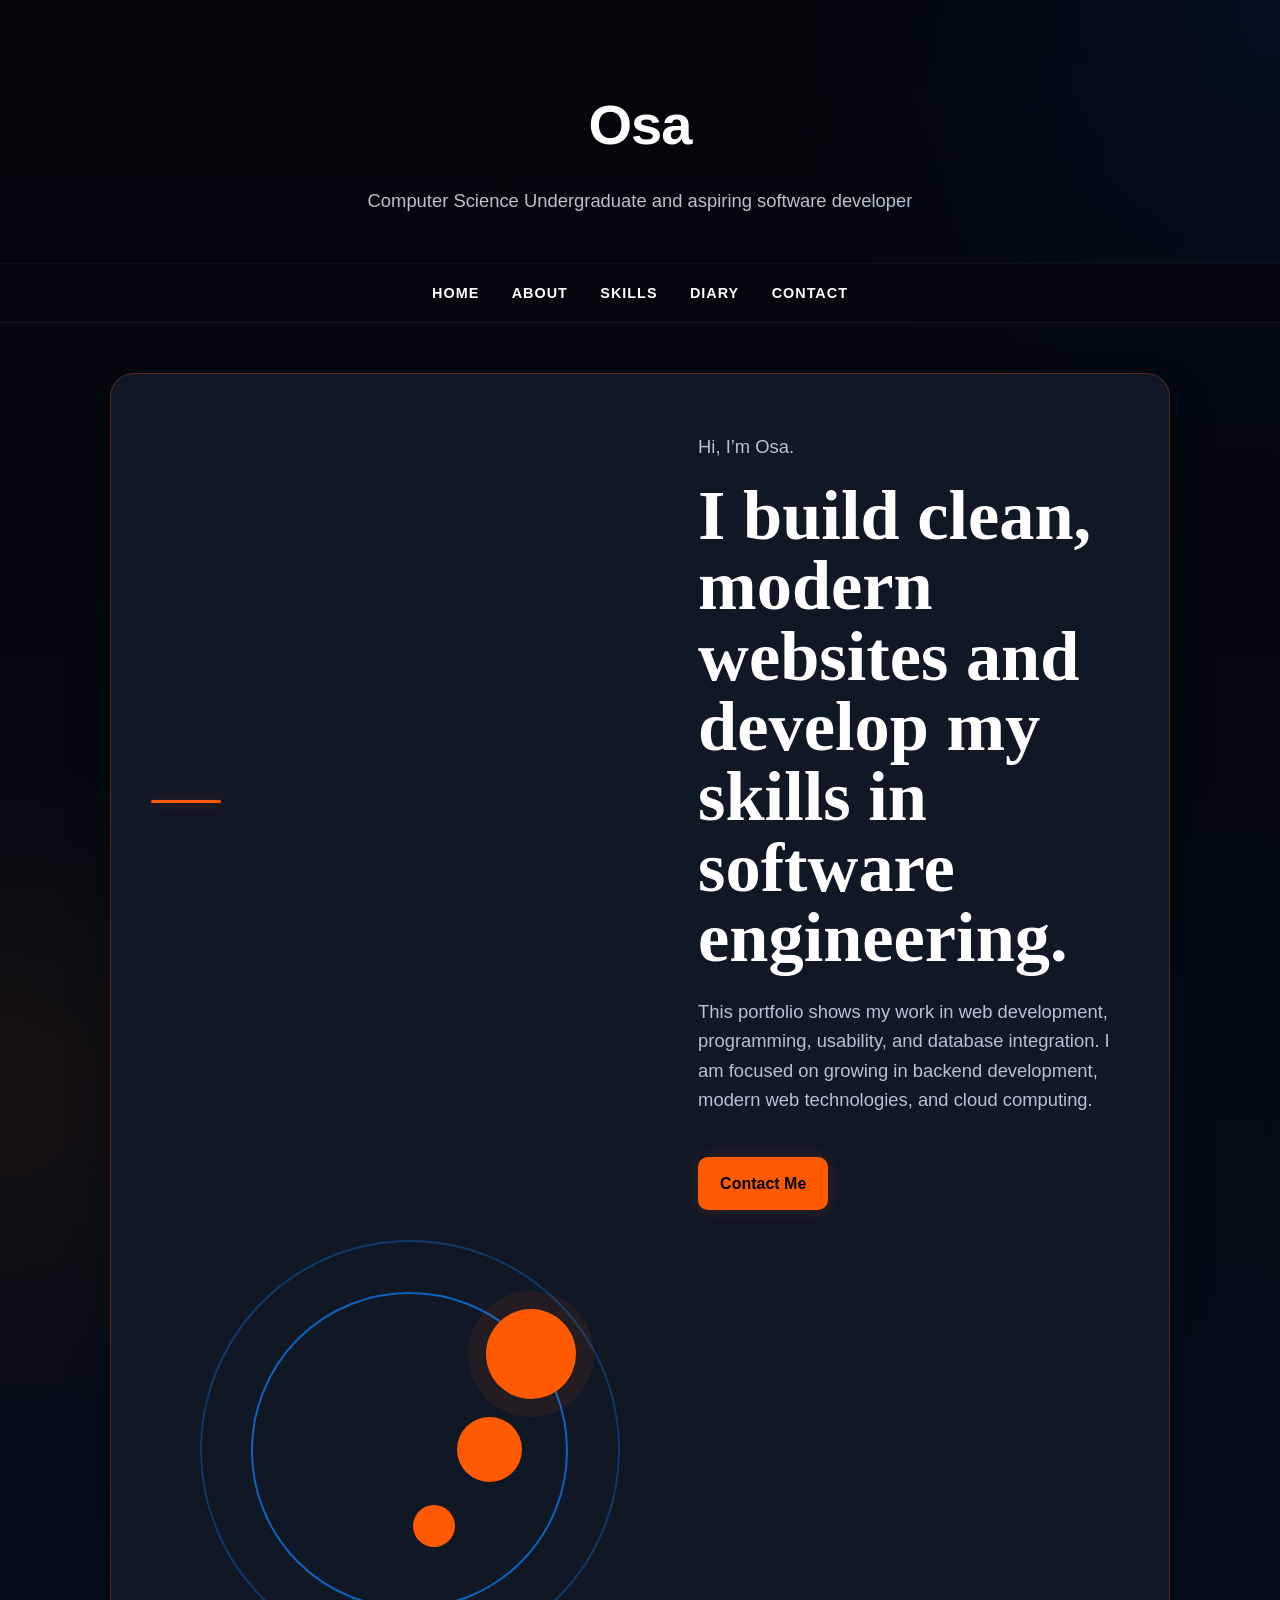
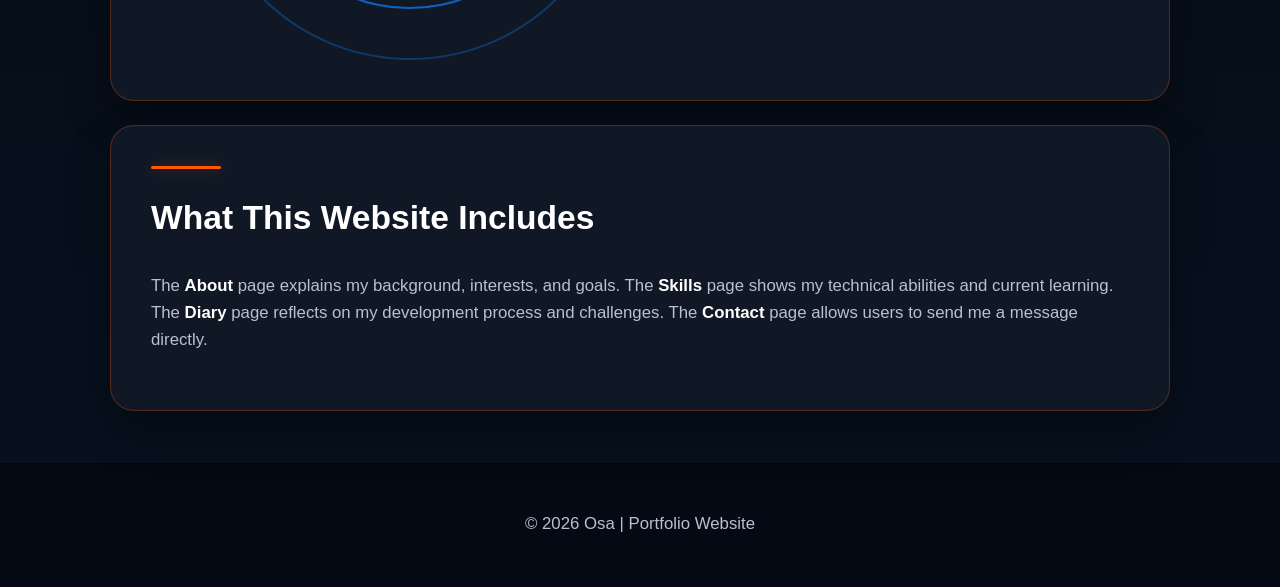
<file: index.html>
<!DOCTYPE html>
<html lang="en">
<head>
    <meta charset="UTF-8">
    <meta name="viewport" content="width=device-width, initial-scale=1.0">
    <title>Osa | CS Portfolio</title>
    <link rel="stylesheet" href="style.css">
</head>
<body>

<header>
    <h1>Osa</h1>
    <p>Computer Science Undergraduate and aspiring software developer</p>
</header>

<nav>
    <a href="index.html">Home</a>
    <a href="about.html">About</a>
    <a href="skills.html">Skills</a>
    <a href="diary.html">Diary</a>
    <a href="contact.html">Contact</a>
</nav>

<main>
    <section class="hero">
        <div class="hero-text">
            <p>Hi, I’m Osa.</p>
            <h2>I build clean, modern websites and develop my skills in software engineering.</h2>
            <p>
                This portfolio shows my work in web development, programming, usability,
                and database integration. I am focused on growing in backend development,
                modern web technologies, and cloud computing.
            </p>
            <a href="contact.html" class="cta-btn">Contact Me</a>
        </div>

        <div class="hero-shape">
            <div class="orbit-one"></div>
            <div class="orbit-two"></div>
        </div>
    </section>

    <section>
        <h2>What This Website Includes</h2>
        <p>
            The <strong>About</strong> page explains my background, interests, and goals.
            The <strong>Skills</strong> page shows my technical abilities and current learning.
            The <strong>Diary</strong> page reflects on my development process and challenges.
            The <strong>Contact</strong> page allows users to send me a message directly.
        </p>
    </section>
</main>

<footer>
    <p>© 2026 Osa | Portfolio Website</p>
</footer>

</body>
</html>
</file>
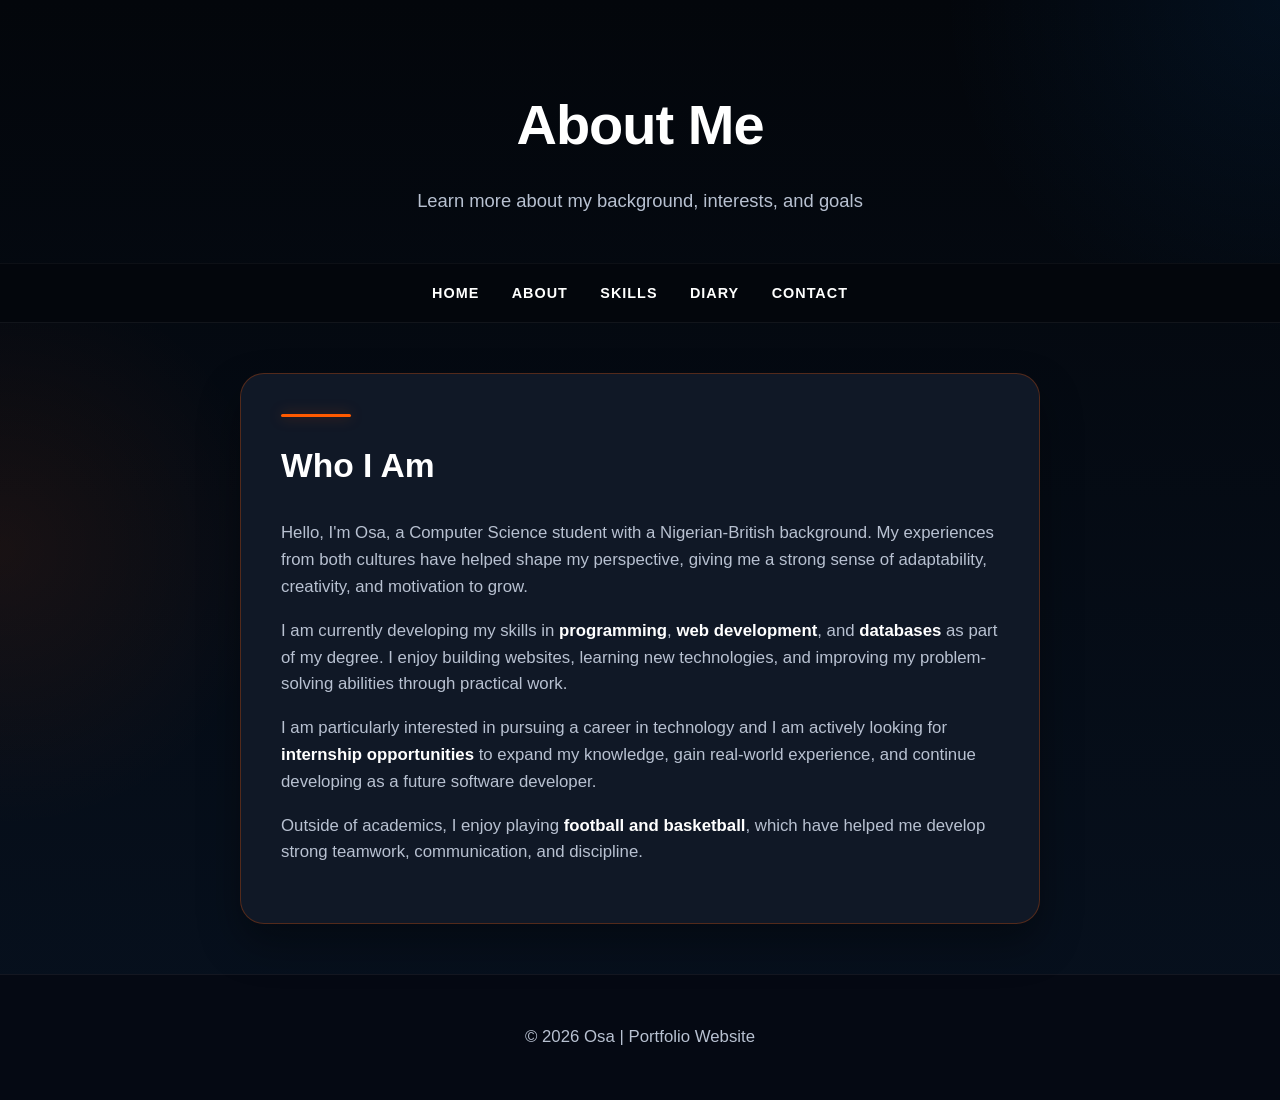
<file: about.html>
<!DOCTYPE html>
<html lang="en">
<head>
    <meta charset="UTF-8">
    <meta name="viewport" content="width=device-width, initial-scale=1.0">
    <title>About Me | Osa</title>
    <link rel="stylesheet" href="style.css">
</head>
<body>

<header>
    <h1>About Me</h1>
    <p>Learn more about my background, interests, and goals</p>
</header>

<nav>
  <a href="index.html">Home</a>
  <a href="about.html">About</a>
  <a href="skills.html">Skills</a>
  <a href="diary.html">Diary</a>
  <a href="contact.html">Contact</a>
</nav>

<main class="about-container">
    <section>
        <h2>Who I Am</h2>

        <p>
            Hello, I'm Osa, a Computer Science student with a Nigerian-British background.
            My experiences from both cultures have helped shape my perspective, giving me
            a strong sense of adaptability, creativity, and motivation to grow.
        </p>

        <p>
            I am currently developing my skills in <strong>programming</strong>,
            <strong>web development</strong>, and <strong>databases</strong> as part of my degree.
            I enjoy building websites, learning new technologies, and improving my
            problem-solving abilities through practical work.
        </p>

        <p>
            I am particularly interested in pursuing a career in technology and I am actively
            looking for <strong>internship opportunities</strong> to expand my knowledge,
            gain real-world experience, and continue developing as a future software developer.
        </p>

        <p>
            Outside of academics, I enjoy playing <strong>football and basketball</strong>,
            which have helped me develop strong teamwork, communication, and discipline.
        </p>
    </section>
</main>

<footer>
    <p>© 2026 Osa | Portfolio Website</p>
</footer>

</body>
</html>
</file>
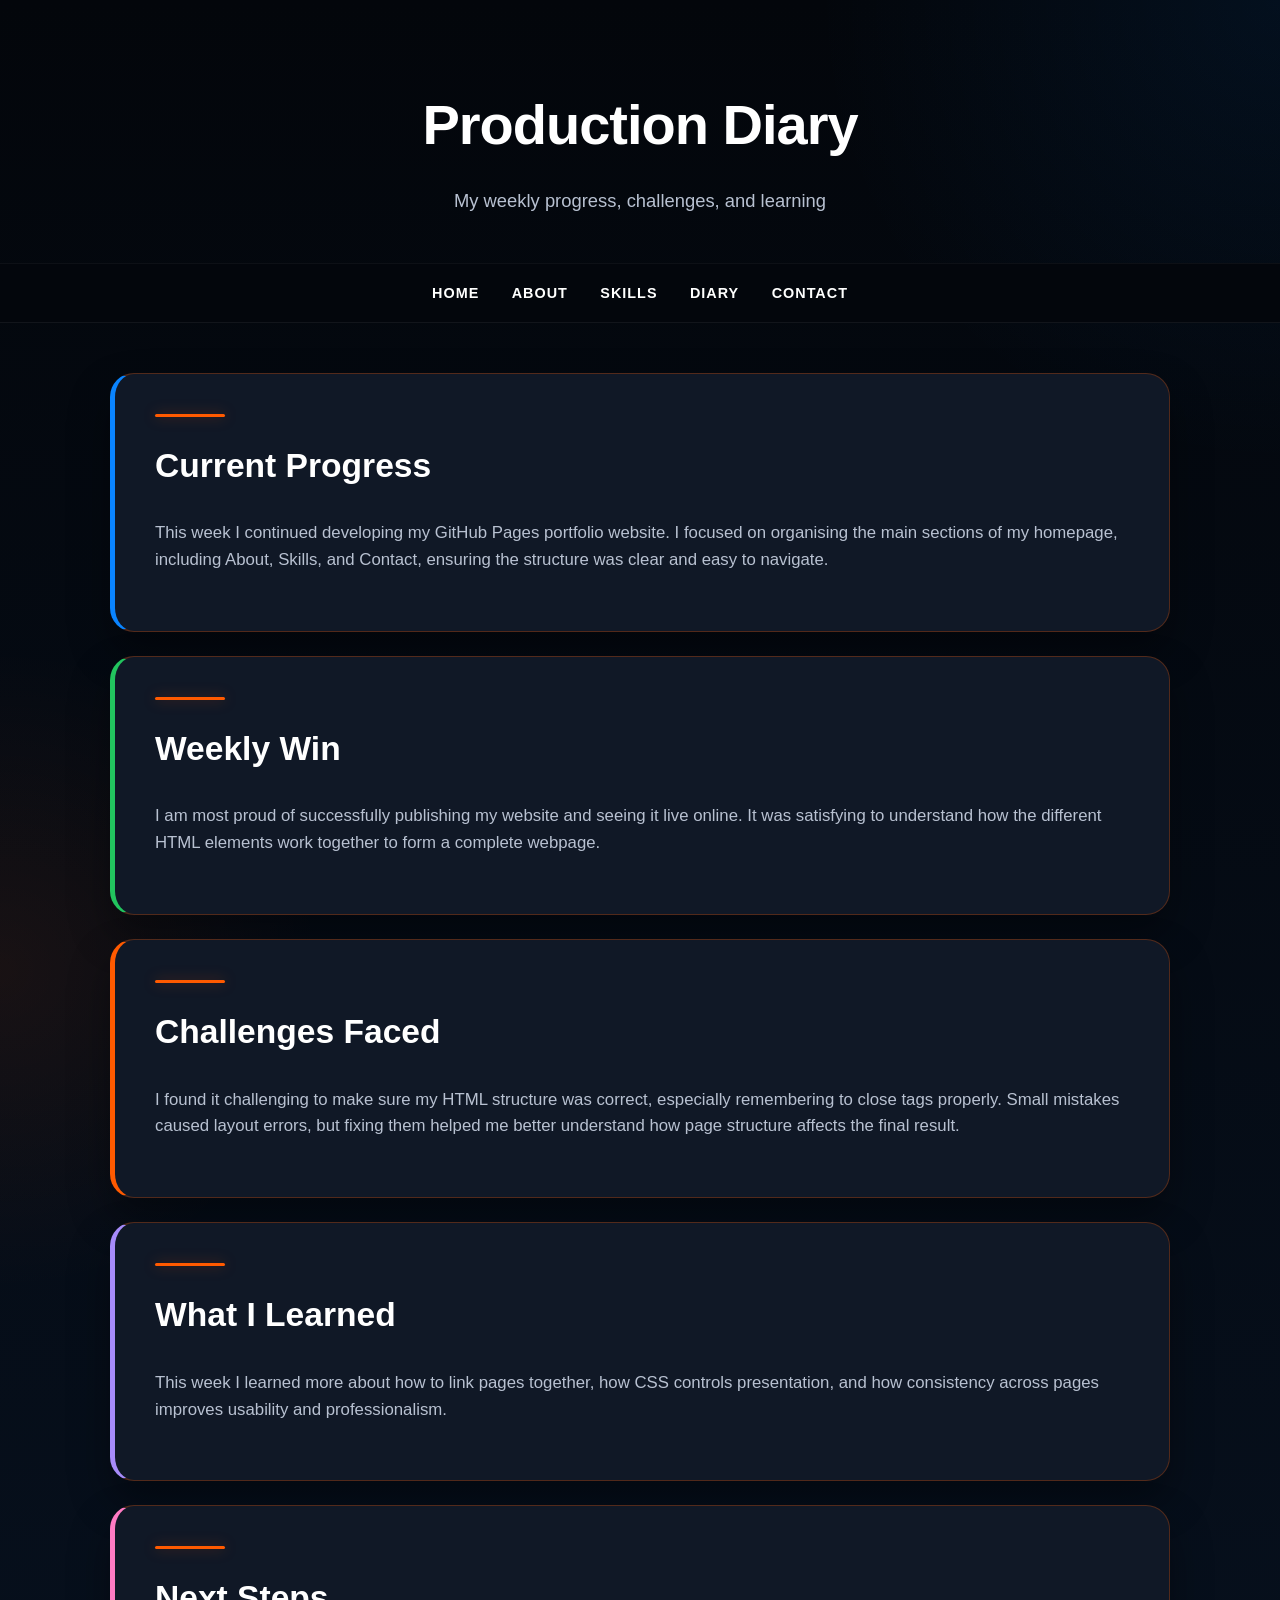
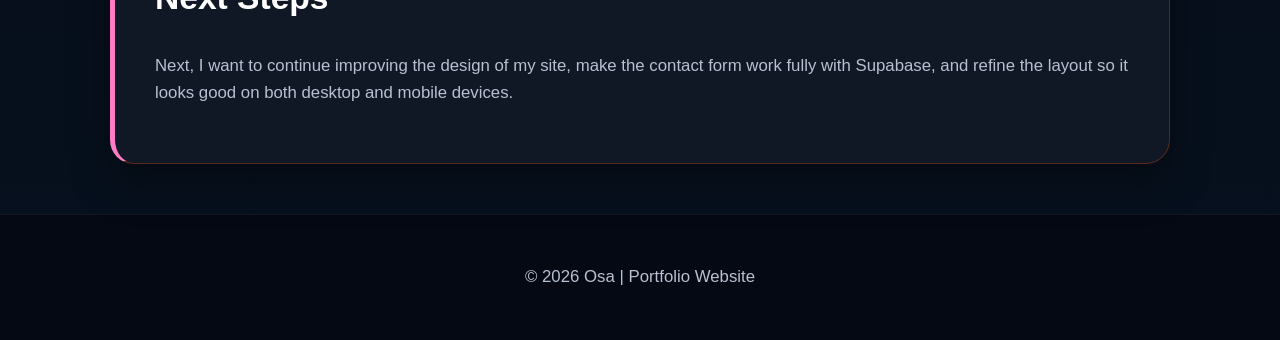
<file: diary.html>
<!DOCTYPE html>
<html lang="en">
<head>
    <meta charset="UTF-8">
    <meta name="viewport" content="width=device-width, initial-scale=1.0">
    <title>Production Diary | Osa</title>
    <link rel="stylesheet" href="style.css">
</head>
<body>

<header>
    <h1>Production Diary</h1>
    <p>My weekly progress, challenges, and learning</p>
</header>

<nav>
  <a href="index.html">Home</a>
  <a href="about.html">About</a>
  <a href="skills.html">Skills</a>
  <a href="diary.html">Diary</a>
  <a href="contact.html">Contact</a>
</nav>

<main class="diary-wrapper">
    <section class="progress">
        <h2>Current Progress</h2>
        <p>
            This week I continued developing my GitHub Pages portfolio website.
            I focused on organising the main sections of my homepage, including
            About, Skills, and Contact, ensuring the structure was clear and easy to navigate.
        </p>
    </section>

    <section class="win">
        <h2>Weekly Win</h2>
        <p>
            I am most proud of successfully publishing my website and seeing it
            live online. It was satisfying to understand how the different HTML
            elements work together to form a complete webpage.
        </p>
    </section>

    <section class="challenge">
        <h2>Challenges Faced</h2>
        <p>
            I found it challenging to make sure my HTML structure was correct,
            especially remembering to close tags properly. Small mistakes caused
            layout errors, but fixing them helped me better understand how page
            structure affects the final result.
        </p>
    </section>

    <section class="learning">
        <h2>What I Learned</h2>
        <p>
            This week I learned more about how to link pages together, how CSS
            controls presentation, and how consistency across pages improves
            usability and professionalism.
        </p>
    </section>

    <section class="next-steps">
        <h2>Next Steps</h2>
        <p>
            Next, I want to continue improving the design of my site, make the
            contact form work fully with Supabase, and refine the layout so it
            looks good on both desktop and mobile devices.
        </p>
    </section>
</main>

<footer>
    <p>© 2026 Osa | Portfolio Website</p>
</footer>

</body>
</html>
</file>
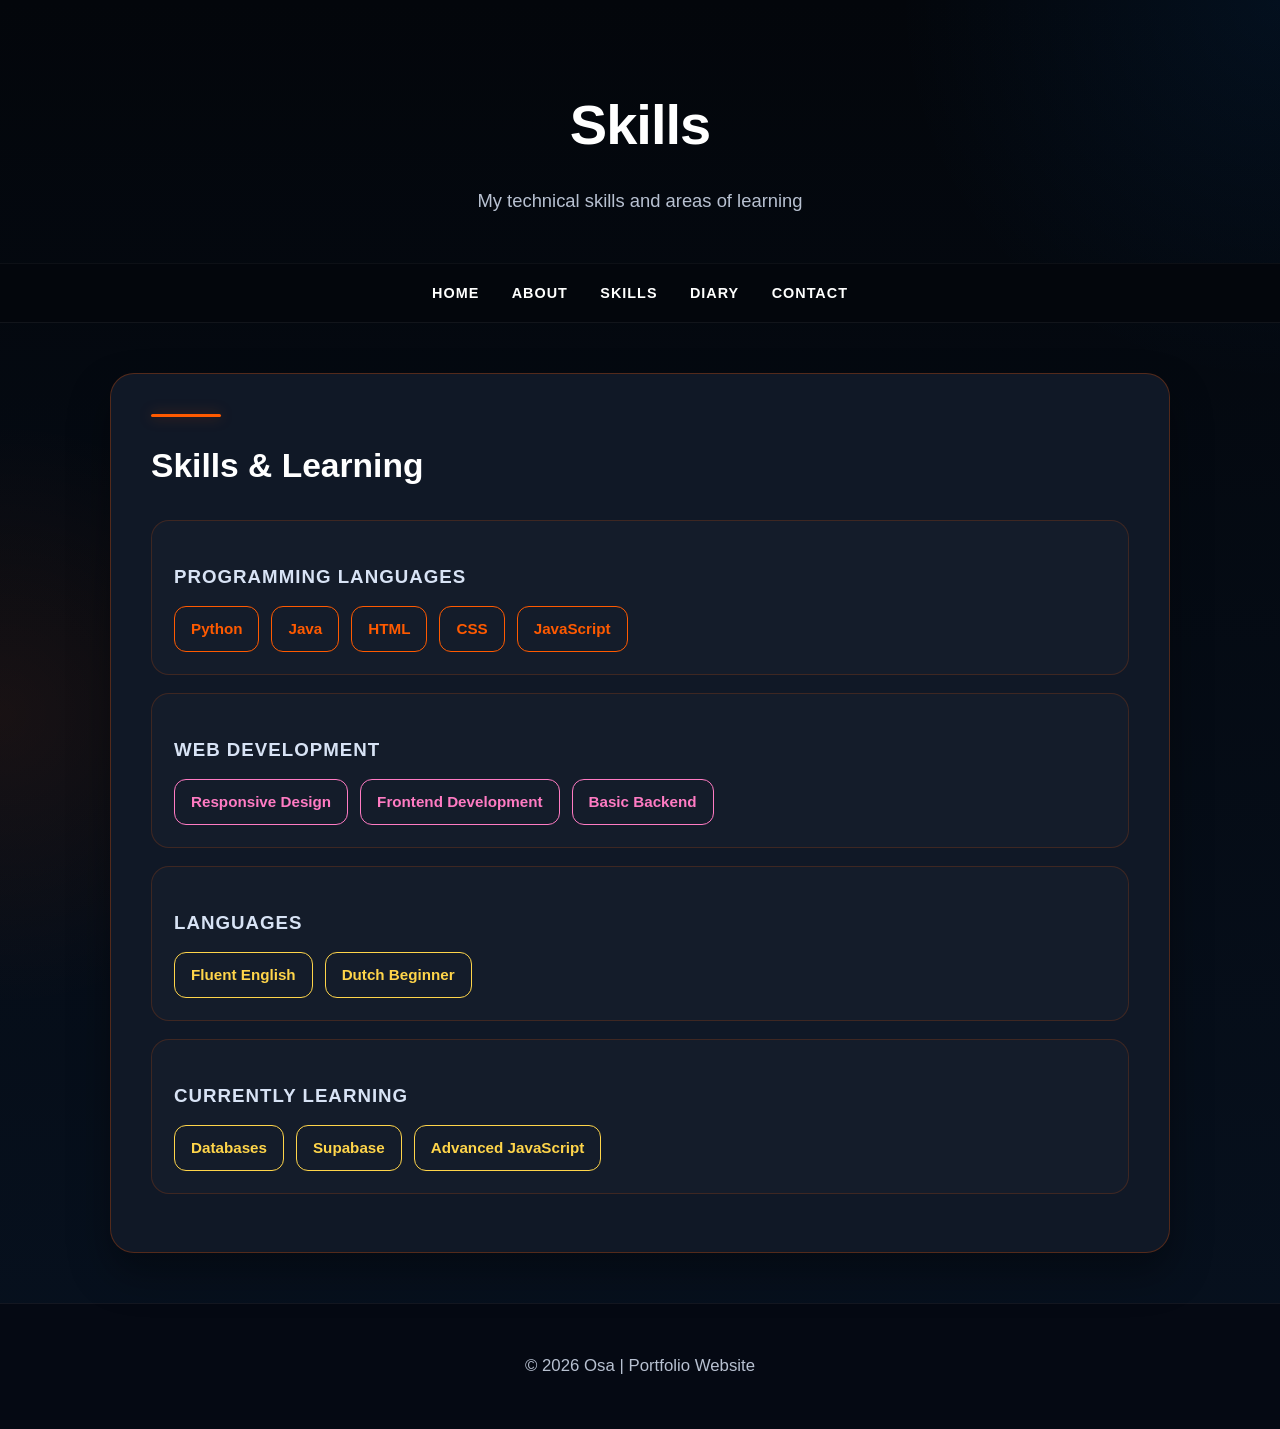
<file: skills.html>
<!DOCTYPE html>
<html lang="en">
<head>
    <meta charset="UTF-8">
    <meta name="viewport" content="width=device-width, initial-scale=1.0">
    <title>Skills | Osa</title>
    <link rel="stylesheet" href="style.css">
</head>
<body>

<header>
    <h1>Skills</h1>
    <p>My technical skills and areas of learning</p>
</header>

<nav>
  <a href="index.html">Home</a>
  <a href="about.html">About</a>
  <a href="skills.html">Skills</a>
  <a href="diary.html">Diary</a>
  <a href="contact.html">Contact</a>
</nav>

<main class="skills-container">
    <section>
        <h2>Skills & Learning</h2>

        <div class="skill-section">
            <h3>Programming Languages</h3>
            <div class="badge-container">
                <span class="badge lang">Python</span>
                <span class="badge lang">Java</span>
                <span class="badge lang">HTML</span>
                <span class="badge lang">CSS</span>
                <span class="badge lang">JavaScript</span>
            </div>
        </div>

        <div class="skill-section">
            <h3>Web Development</h3>
            <div class="badge-container">
                <span class="badge area">Responsive Design</span>
                <span class="badge area">Frontend Development</span>
                <span class="badge area">Basic Backend</span>
            </div>
        </div>

        <div class="skill-section">
            <h3>Languages</h3>
            <div class="badge-container">
                <span class="badge tool">Fluent English</span>
                <span class="badge tool">Dutch Beginner</span>
            </div>
        </div>

        <div class="skill-section">
            <h3>Currently Learning</h3>
            <div class="badge-container">
                <span class="badge tool">Databases</span>
                <span class="badge tool">Supabase</span>
                <span class="badge tool">Advanced JavaScript</span>
            </div>
        </div>
    </section>
</main>

<footer>
    <p>© 2026 Osa | Portfolio Website</p>
</footer>

</body>
</html>
</file>
<file: style.css>
:root {
    --bg: #04070d;
    --bg-soft: #0b1220;
    --nav-bg: rgba(4, 7, 13, 0.92);
    --card-bg: #101826;
    --text: #f8fafc;
    --muted: #b8c1d1;
    --blue: #0a84ff;
    --orange: #ff5a00;
    --pink: #ff7bc3;
    --yellow: #ffd54a;
    --green: #22c55e;
    --purple: #a78bfa;
    --border: rgba(255, 255, 255, 0.08);
    --orange-border: rgba(255, 90, 0, 0.28);
    --orange-glow: 0 0 25px rgba(255, 90, 0, 0.22);
    --shadow: 0 20px 40px rgba(0,0,0,0.35);
}

* {
    box-sizing: border-box;
}

html {
    scroll-behavior: smooth;
}

body {
    margin: 0;
    font-family: Inter, Arial, sans-serif;
    background:
        radial-gradient(circle at top right, rgba(10,132,255,0.08), transparent 20%),
        radial-gradient(circle at left center, rgba(255,90,0,0.08), transparent 20%),
        linear-gradient(180deg, #03060b 0%, #07111f 100%);
    color: var(--text);
    line-height: 1.6;
}

header {
    background: transparent;
    color: white;
    text-align: center;
    padding: 5rem 1.5rem 3rem;
}

header h1 {
    margin: 0;
    font-size: 3.5rem;
    font-weight: 800;
    letter-spacing: -1px;
}

header p {
    margin: 1rem auto 0;
    max-width: 720px;
    font-size: 1.15rem;
    color: var(--muted);
}

nav {
    position: sticky;
    top: 0;
    z-index: 1000;
    background: var(--nav-bg);
    backdrop-filter: blur(12px);
    border-top: 1px solid rgba(255,255,255,0.04);
    border-bottom: 1px solid rgba(255,255,255,0.06);
    text-align: center;
    padding: 1rem;
}

nav a {
    display: inline-block;
    color: white;
    text-decoration: none;
    margin: 0 14px;
    font-weight: 700;
    font-size: 0.9rem;
    text-transform: uppercase;
    letter-spacing: 1px;
    transition: 0.25s ease;
}

nav a:hover {
    color: var(--orange);
    text-shadow: 0 0 10px rgba(255, 90, 0, 0.35);
}

main,
.about-container,
.skills-container,
.diary-wrapper {
    max-width: 1100px;
    margin: 50px auto;
    padding: 0 20px;
}

section {
    background: var(--card-bg);
    border: 1px solid var(--orange-border);
    border-radius: 24px;
    padding: 2.5rem;
    box-shadow: var(--shadow);
    margin-bottom: 24px;
    position: relative;
    transition: 0.3s ease;
}

section::before {
    content: "";
    display: block;
    width: 70px;
    height: 3px;
    background: var(--orange);
    margin-bottom: 22px;
    border-radius: 99px;
    box-shadow: 0 0 14px rgba(255, 90, 0, 0.35);
}

section:hover {
    border-color: var(--orange);
    box-shadow: var(--shadow), var(--orange-glow);
    transform: translateY(-2px);
}

h2 {
    margin-top: 0;
    font-size: 2.1rem;
    color: white;
}

h3 {
    color: #d8e3f5;
    margin-bottom: 12px;
    text-transform: uppercase;
    letter-spacing: 1px;
}

p {
    color: var(--muted);
    font-size: 1.05rem;
}

strong {
    color: white;
}

footer {
    text-align: center;
    padding: 2rem;
    margin-top: 3rem;
    background: #050913;
    color: rgba(255,255,255,0.45);
    border-top: 1px solid rgba(255,255,255,0.06);
}

/* Home hero */
.hero {
    min-height: 70vh;
    display: grid;
    grid-template-columns: 1.2fr 1fr;
    gap: 30px;
    align-items: center;
}

.hero-text h2 {
    font-size: 4.4rem;
    line-height: 1;
    margin-bottom: 1.5rem;
    font-family: Georgia, "Times New Roman", serif;
}

.hero-text p {
    max-width: 560px;
    font-size: 1.15rem;
}

.hero-shape {
    position: relative;
    width: 100%;
    max-width: 420px;
    aspect-ratio: 1 / 1;
    margin: 0 auto;
    border-radius: 50%;
    border: 2px solid rgba(10,132,255,0.3);
}

.hero-shape::before,
.hero-shape::after {
    content: "";
    position: absolute;
    border-radius: 50%;
}

.hero-shape::before {
    inset: 12%;
    border: 2px solid rgba(10,132,255,0.7);
}

.hero-shape::after {
    width: 90px;
    height: 90px;
    background: var(--orange);
    top: 16%;
    right: 10%;
    box-shadow: 0 0 0 18px rgba(255,90,0,0.08);
}

.orbit-one,
.orbit-two {
    position: absolute;
    border-radius: 50%;
    background: var(--orange);
}

.orbit-one {
    width: 65px;
    height: 65px;
    right: 23%;
    top: 42%;
}

.orbit-two {
    width: 42px;
    height: 42px;
    right: 39%;
    top: 63%;
}

.cta-btn {
    display: inline-block;
    margin-top: 1.5rem;
    background: var(--orange);
    color: black;
    text-decoration: none;
    font-weight: 800;
    padding: 14px 22px;
    border-radius: 10px;
    transition: 0.25s ease;
    box-shadow: 0 0 18px rgba(255, 90, 0, 0.18);
}

.cta-btn:hover {
    transform: translateY(-2px);
    opacity: 0.95;
    box-shadow: 0 0 20px rgba(255, 90, 0, 0.35);
}

/* About */
.about-container section {
    max-width: 800px;
    margin: 0 auto;
}

/* Skills */
.skill-section {
    background: rgba(255,255,255,0.02);
    border: 1px solid rgba(255, 90, 0, 0.18);
    border-radius: 18px;
    padding: 22px;
    margin-bottom: 18px;
    transition: 0.25s ease;
}

.skill-section:hover {
    border-color: var(--orange);
    box-shadow: 0 0 18px rgba(255, 90, 0, 0.16);
}

.badge-container {
    display: flex;
    flex-wrap: wrap;
    gap: 12px;
    margin-top: 14px;
}

.badge {
    display: inline-block;
    padding: 10px 16px;
    border-radius: 12px;
    font-weight: 700;
    font-size: 0.95rem;
    background: transparent;
    border: 1px solid;
    transition: 0.25s ease;
}

.badge:hover {
    background: rgba(255, 90, 0, 0.08);
    box-shadow: 0 0 12px rgba(255, 90, 0, 0.28);
    transform: translateY(-1px);
}

.badge.lang {
    color: var(--orange);
    border-color: var(--orange);
}

.badge.area {
    color: var(--pink);
    border-color: var(--pink);
}

.badge.tool {
    color: var(--yellow);
    border-color: var(--yellow);
}

/* Diary */
.progress { border-left: 5px solid var(--blue); }
.win { border-left: 5px solid var(--green); }
.challenge { border-left: 5px solid var(--orange); }
.learning { border-left: 5px solid var(--purple); }
.next-steps { border-left: 5px solid var(--pink); }

/* Contact */
#contact {
    max-width: 650px;
    margin: 50px auto;
    padding: 40px;
    background: #0f1724;
    border: 1px solid rgba(255, 90, 0, 0.25);
    border-radius: 24px;
    box-shadow: var(--shadow);
    transition: 0.3s ease;
}

#contact:hover {
    border-color: var(--orange);
    box-shadow: var(--shadow), var(--orange-glow);
}

#contact h2 {
    text-align: center;
    font-size: 2.8rem;
    margin-bottom: 30px;
    color: white;
}

.form-group {
    margin-bottom: 22px;
}

.form-group label {
    display: block;
    margin-bottom: 10px;
    font-weight: 700;
    color: white;
}

.form-group input,
.form-group textarea {
    width: 100%;
    padding: 14px 18px;
    border-radius: 14px;
    border: 1px solid rgba(255, 90, 0, 0.18);
    background: #dfe6f3;
    color: #111827;
    font-size: 1rem;
}

.form-group input:focus,
.form-group textarea:focus {
    outline: 2px solid var(--orange);
    box-shadow: 0 0 14px rgba(255, 90, 0, 0.18);
}

textarea#message {
    min-height: 140px;
    resize: vertical;
}

#submit-btn {
    width: 100%;
    padding: 16px;
    border: none;
    border-radius: 12px;
    background: var(--orange);
    color: black;
    font-size: 1.05rem;
    font-weight: 800;
    cursor: pointer;
    transition: 0.25s ease;
    box-shadow: 0 0 18px rgba(255, 90, 0, 0.18);
}

#submit-btn:hover {
    transform: translateY(-2px);
    box-shadow: 0 0 22px rgba(255, 90, 0, 0.34);
}

#form-status {
    margin-top: 16px;
    text-align: center;
    font-weight: 700;
}

/* Responsive */
@media (max-width: 900px) {
    .hero {
        grid-template-columns: 1fr;
        text-align: center;
    }

    .hero-text h2 {
        font-size: 3rem;
    }

    .hero-text p {
        margin-left: auto;
        margin-right: auto;
    }
}

@media (max-width: 700px) {
    header {
        padding: 3.5rem 1rem 2rem;
    }

    header h1 {
        font-size: 2.4rem;
    }

    nav a {
        margin: 0 8px;
        font-size: 0.78rem;
    }

    section,
    #contact {
        padding: 1.5rem;
    }

    .hero-text h2 {
        font-size: 2.4rem;
    }
}
</file>
